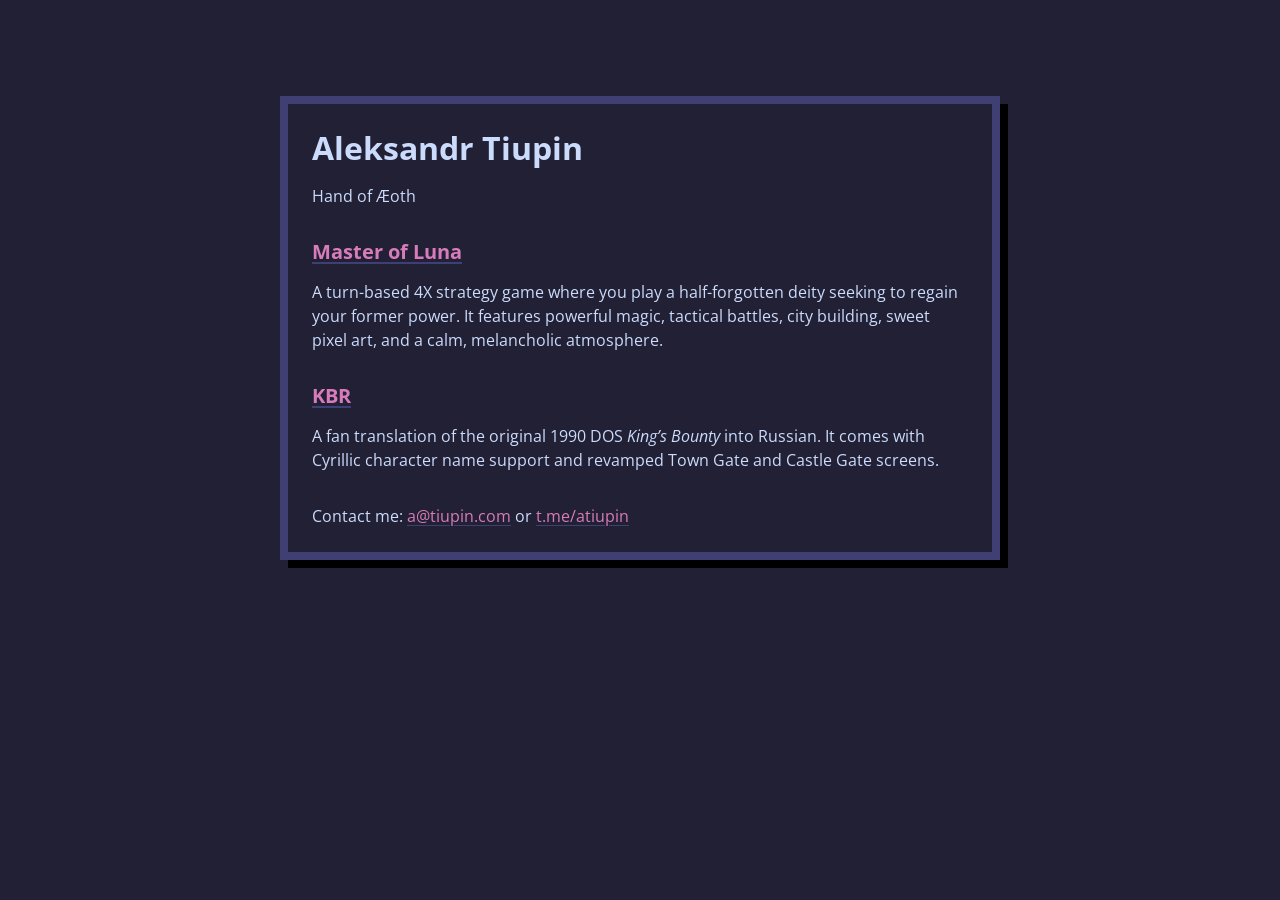
<file: index.html>
<!doctype html>
<html lang="en">
  <head>
    <meta charset="utf-8" />
    <meta name="viewport" content="width=device-width, initial-scale=1" />
    <title>Aleksandr Tiupin</title>
    <meta property="og:title" content="Aleksandr Tiupin" />
    <meta property="og:description" content="Hand of Æoth" />
    <link rel="stylesheet" href="/styles.css" />
  </head>
  <body>
    <main>
      <h1>Aleksandr Tiupin</h1>
      <p>Hand of Æoth</p>
      <h3><a href="/master-of-luna/">Master of Luna</a></h3>
      <p>
        A turn-based 4X strategy game where you play a half-forgotten deity
        seeking to regain your former power. It features powerful magic,
        tactical battles, city building, sweet pixel art, and a calm,
        melancholic atmosphere.
      </p>
      <h3>
        <a href="https://github.com/atiupin/kbr" target="_blank" rel="noopener"
          >KBR</a
        >
      </h3>
      <p>
        A fan translation of the original 1990 DOS
        <cite>King’s Bounty</cite> into Russian. It comes with Cyrillic
        character name support and revamped Town Gate and Castle Gate screens.
      </p>
      <footer>
        Contact me: <a href="mailto:a@tiupin.com">a@tiupin.com</a> or
        <a href="https://t.me/atiupin" target="_blank" rel="noopener"
          >t.me/atiupin</a
        >
      </footer>
    </main>
    <script
      data-goatcounter="https://atiupin.goatcounter.com/count"
      async
      src="//gc.zgo.at/count.js"
    ></script>
  </body>
</html>
</file>
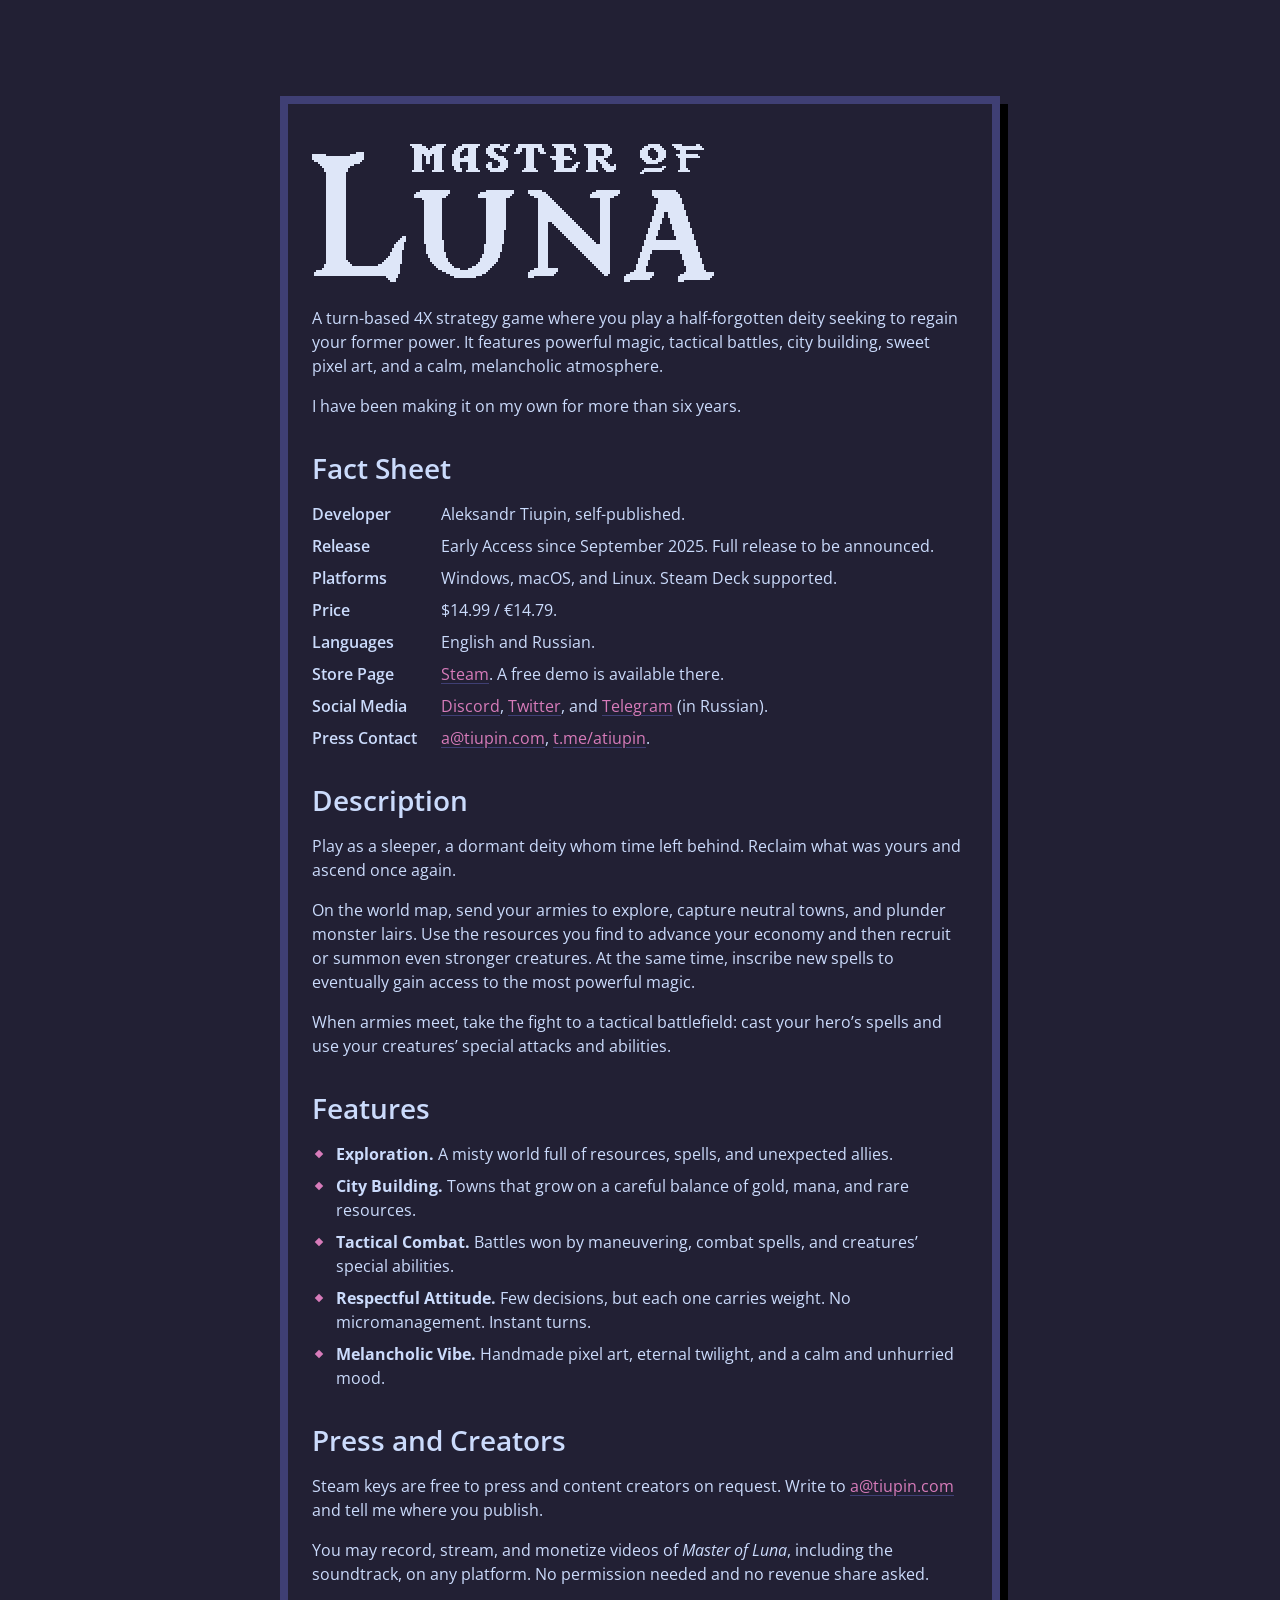
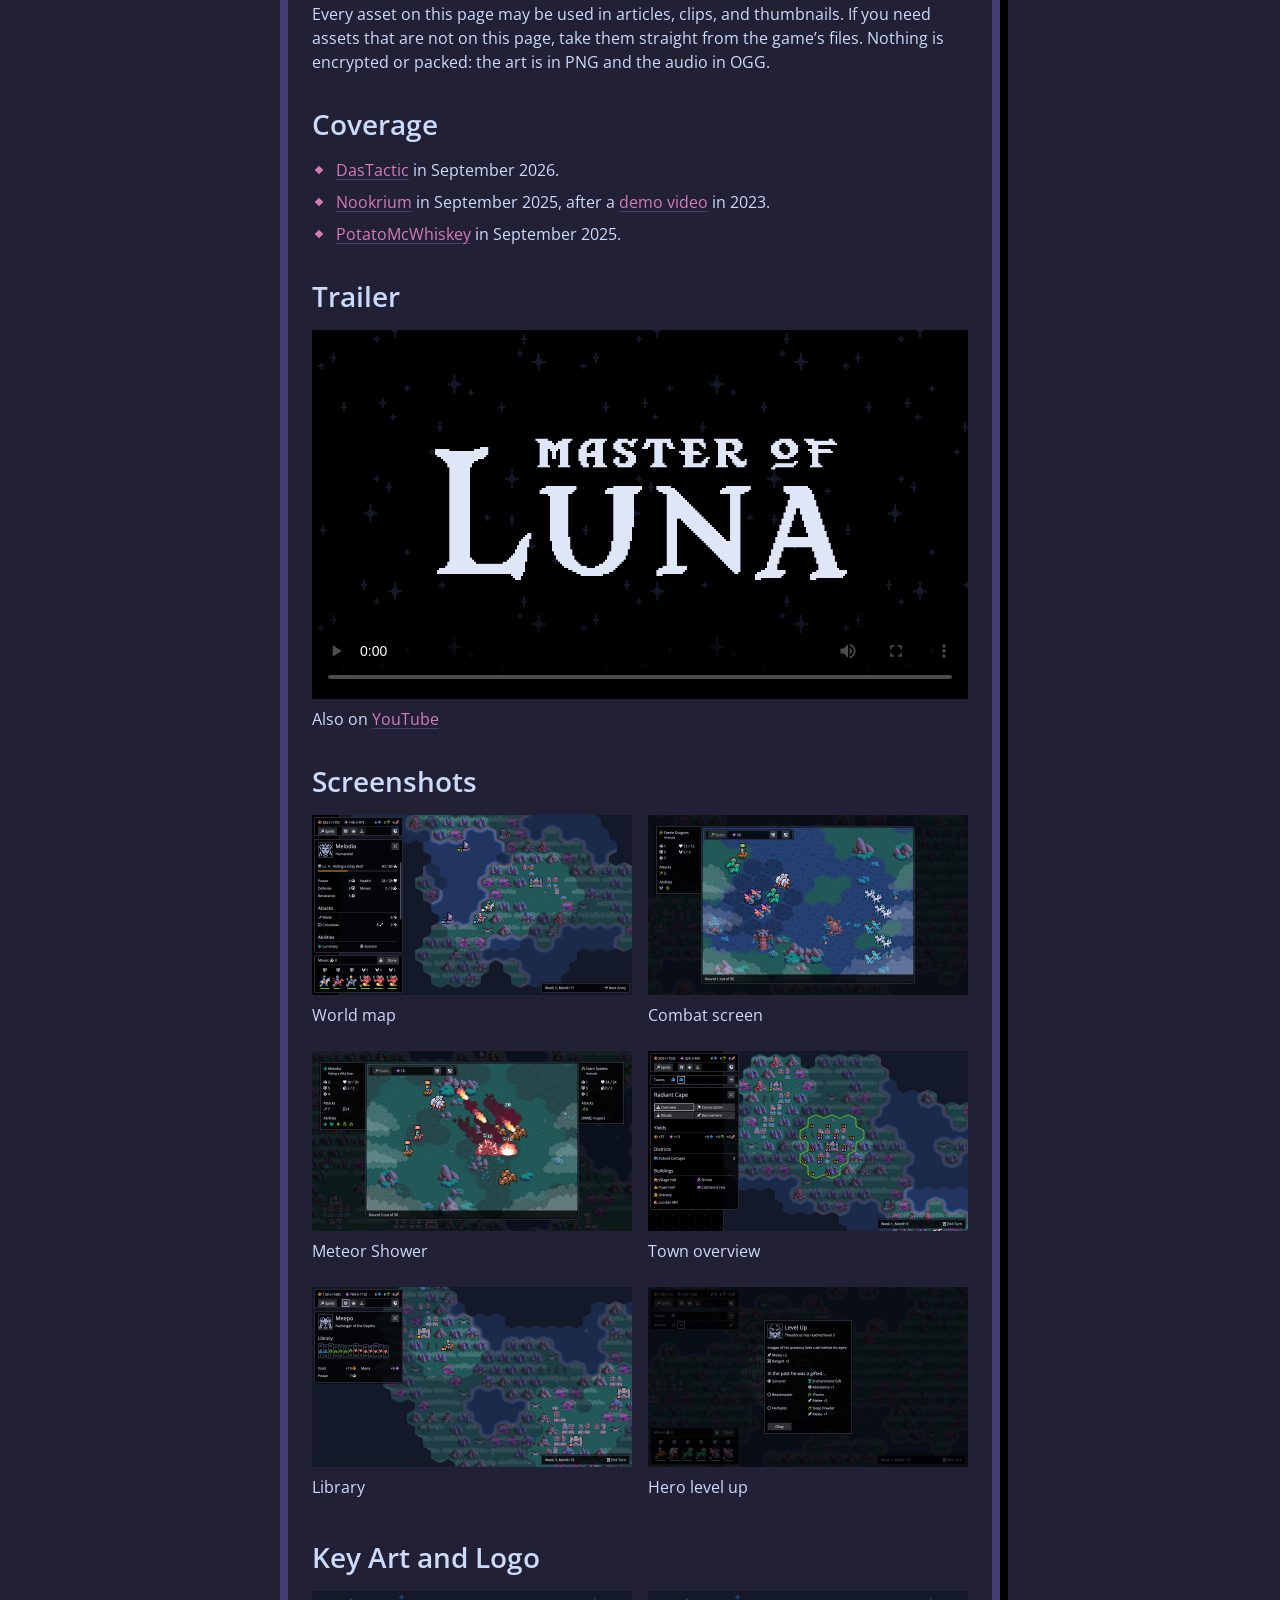
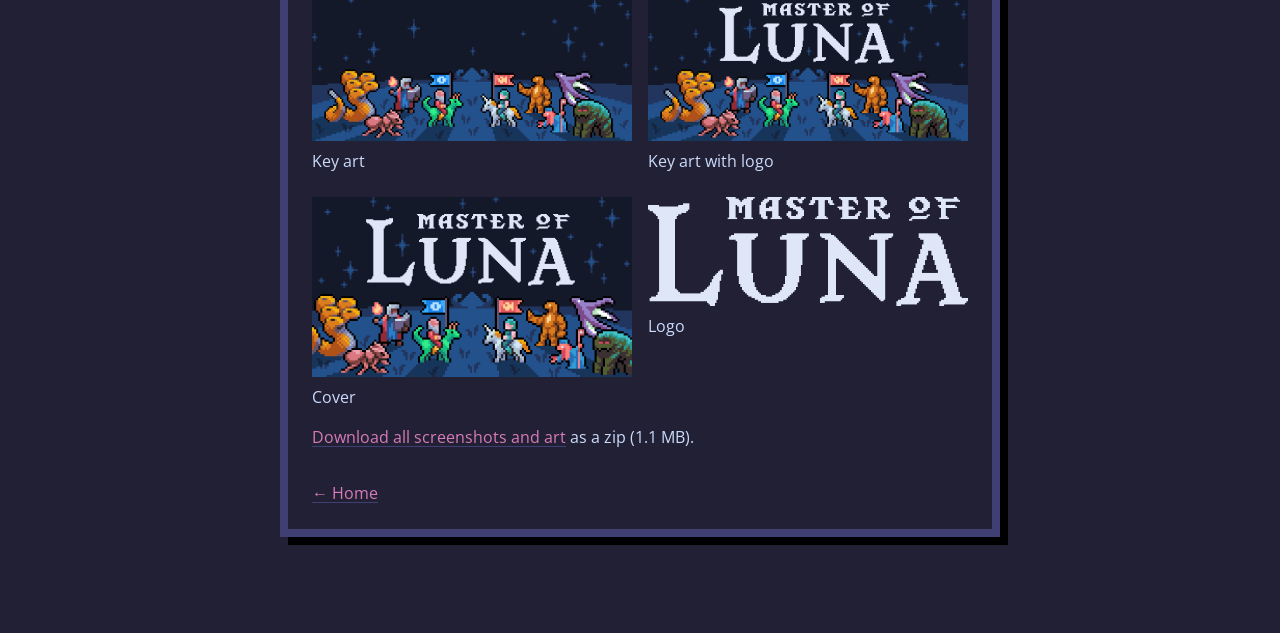
<file: master-of-luna/index.html>
<!doctype html>
<html lang="en">
  <head>
    <meta charset="utf-8" />
    <meta name="viewport" content="width=device-width, initial-scale=1" />
    <title>Master of Luna</title>
    <meta property="og:title" content="Master of Luna" />
    <meta
      property="og:description"
      content="A turn-based 4X strategy game where you play a half-forgotten deity seeking to regain your former power."
    />
    <meta
      property="og:image"
      content="https://atiupin.github.io/master-of-luna/assets/art-cover.png"
    />
    <meta name="twitter:card" content="summary_large_image" />
    <link rel="stylesheet" href="/styles.css" />
    <style>
      .logo {
        width: 402px;
        max-width: 100%;
        aspect-ratio: 201 / 69;
        image-rendering: pixelated;
        margin: 16px 0 24px;
      }

      .trailer video {
        display: block;
        width: 100%;
        height: auto;
        aspect-ratio: 16 / 9;
      }

      .media {
        display: grid;
        grid-template-columns: repeat(2, 1fr);
        gap: 16px;
        margin-bottom: 8px;
      }

      @media (max-width: 480px) {
        .media {
          grid-template-columns: 1fr;
        }
      }
    </style>
  </head>
  <body>
    <main>
      <img class="logo" src="assets/logo.png" alt="Master of Luna" />
      <p>
        A turn-based 4X strategy game where you play a half-forgotten deity
        seeking to regain your former power. It features powerful magic,
        tactical battles, city building, sweet pixel art, and a calm,
        melancholic atmosphere.
      </p>
      <p>I have been making it on my own for more than six years.</p>

      <h2>Fact Sheet</h2>
      <dl>
        <dt>Developer</dt>
        <dd>Aleksandr Tiupin, self-published.</dd>
        <dt>Release</dt>
        <dd>
          Early Access since September 2025. Full release to be announced.
        </dd>
        <dt>Platforms</dt>
        <dd>Windows, macOS, and Linux. Steam Deck supported.</dd>
        <dt>Price</dt>
        <dd>$14.99 / &euro;14.79.</dd>
        <dt>Languages</dt>
        <dd>English and Russian.</dd>
        <dt>Store Page</dt>
        <dd>
          <a
            href="https://store.steampowered.com/app/2393510/Master_of_Luna/"
            target="_blank"
            rel="noopener"
            >Steam</a
          >. A free demo is available there.
        </dd>
        <dt>Social Media</dt>
        <dd>
          <a href="https://discord.gg/bHgZ788v7g" target="_blank" rel="noopener"
            >Discord</a
          >,
          <a href="https://x.com/atiupin" target="_blank" rel="noopener"
            >Twitter</a
          >, and
          <a href="https://t.me/luna_game" target="_blank" rel="noopener"
            >Telegram</a
          >
          (in Russian).
        </dd>
        <dt>Press Contact</dt>
        <dd>
          <a href="mailto:a@tiupin.com">a@tiupin.com</a>,
          <a href="https://t.me/atiupin" target="_blank" rel="noopener"
            >t.me/atiupin</a
          >.
        </dd>
      </dl>

      <h2>Description</h2>
      <p>
        Play as a sleeper, a dormant deity whom time left behind. Reclaim what
        was yours and ascend once again.
      </p>
      <p>
        On the world map, send your armies to explore, capture neutral towns,
        and plunder monster lairs. Use the resources you find to advance your
        economy and then recruit or summon even stronger creatures. At the same
        time, inscribe new spells to eventually gain access to the most powerful
        magic.
      </p>
      <p>
        When armies meet, take the fight to a tactical battlefield: cast your
        hero’s spells and use your creatures’ special attacks and abilities.
      </p>

      <h2>Features</h2>
      <ul>
        <li>
          <strong>Exploration.</strong> A misty world full of resources, spells,
          and unexpected allies.
        </li>
        <li>
          <strong>City Building.</strong> Towns that grow on a careful balance
          of gold, mana, and rare resources.
        </li>
        <li>
          <strong>Tactical Combat.</strong> Battles won by maneuvering, combat
          spells, and creatures’ special abilities.
        </li>
        <li>
          <strong>Respectful Attitude.</strong> Few decisions, but each one
          carries weight. No micromanagement. Instant turns.
        </li>
        <li>
          <strong>Melancholic Vibe.</strong> Handmade pixel art, eternal
          twilight, and a calm and unhurried mood.
        </li>
      </ul>

      <h2>Press and Creators</h2>
      <p>
        Steam keys are free to press and content creators on request. Write to
        <a href="mailto:a@tiupin.com">a@tiupin.com</a> and tell me where you
        publish.
      </p>
      <p>
        You may record, stream, and monetize videos of
        <cite>Master of Luna</cite>, including the soundtrack, on any platform.
        No permission needed and no revenue share asked.
      </p>
      <p>
        Every asset on this page may be used in articles, clips, and thumbnails.
        If you need assets that are not on this page, take them straight from
        the game’s files. Nothing is encrypted or packed: the art is in PNG and
        the audio in OGG.
      </p>

      <h2>Coverage</h2>
      <ul>
        <li>
          <a
            href="https://www.youtube.com/watch?v=QxPuBGCHHG8"
            target="_blank"
            rel="noopener"
            >DasTactic</a
          >
          in September 2026.
        </li>
        <li>
          <a
            href="https://www.youtube.com/watch?v=ERLG_mCTRFM"
            target="_blank"
            rel="noopener"
            >Nookrium</a
          >
          in September 2025, after a
          <a
            href="https://www.youtube.com/watch?v=27mL41pi74E"
            target="_blank"
            rel="noopener"
            >demo video</a
          >
          in 2023.
        </li>
        <li>
          <a
            href="https://www.youtube.com/watch?v=2WxLop9eQps"
            target="_blank"
            rel="noopener"
            >PotatoMcWhiskey</a
          >
          in September 2025.
        </li>
      </ul>

      <h2>Trailer</h2>
      <figure class="trailer">
        <video
          controls
          playsinline
          preload="metadata"
          poster="assets/trailer-cover.png"
          width="1920"
          height="1080"
        >
          <source src="assets/trailer.mp4" type="video/mp4" />
        </video>
        <figcaption>
          Also on
          <a
            href="https://www.youtube.com/watch?v=AoRGhywssN0"
            target="_blank"
            rel="noopener"
            >YouTube</a
          >
        </figcaption>
      </figure>

      <h2>Screenshots</h2>
      <div class="media">
        <figure>
          <a href="assets/screenshot-world.png"
            ><img
              src="assets/screenshot-world.png"
              width="2560"
              height="1440"
              loading="lazy"
              alt="World map"
          /></a>
          <figcaption>World map</figcaption>
        </figure>
        <figure>
          <a href="assets/screenshot-combat.png"
            ><img
              src="assets/screenshot-combat.png"
              width="2560"
              height="1440"
              loading="lazy"
              alt="Combat screen"
          /></a>
          <figcaption>Combat screen</figcaption>
        </figure>
        <figure>
          <a href="assets/screenshot-meteor.png"
            ><img
              src="assets/screenshot-meteor.png"
              width="2560"
              height="1440"
              loading="lazy"
              alt="Meteor Shower"
          /></a>
          <figcaption>Meteor Shower</figcaption>
        </figure>
        <figure>
          <a href="assets/screenshot-town.png"
            ><img
              src="assets/screenshot-town.png"
              width="2560"
              height="1440"
              loading="lazy"
              alt="Town overview"
          /></a>
          <figcaption>Town overview</figcaption>
        </figure>
        <figure>
          <a href="assets/screenshot-sleeper.png"
            ><img
              src="assets/screenshot-sleeper.png"
              width="2560"
              height="1440"
              loading="lazy"
              alt="Library"
          /></a>
          <figcaption>Library</figcaption>
        </figure>
        <figure>
          <a href="assets/screenshot-levelup.png"
            ><img
              src="assets/screenshot-levelup.png"
              width="2560"
              height="1440"
              loading="lazy"
              alt="Hero level up"
          /></a>
          <figcaption>Hero level up</figcaption>
        </figure>
      </div>

      <h2>Key Art and Logo</h2>
      <div class="media">
        <figure>
          <a href="assets/art-full.png"
            ><img
              src="assets/art-full.png"
              width="1840"
              height="860"
              loading="lazy"
              alt="Key art"
          /></a>
          <figcaption>Key art</figcaption>
        </figure>
        <figure>
          <a href="assets/art-full-with-logo.png"
            ><img
              src="assets/art-full-with-logo.png"
              width="1840"
              height="860"
              loading="lazy"
              alt="Key art with logo"
          /></a>
          <figcaption>Key art with logo</figcaption>
        </figure>
        <figure>
          <a href="assets/art-cover.png"
            ><img
              src="assets/art-cover.png"
              width="1280"
              height="720"
              loading="lazy"
              alt="Cover"
          /></a>
          <figcaption>Cover</figcaption>
        </figure>
        <figure>
          <a href="assets/art-logo.png"
            ><img
              src="assets/art-logo.png"
              width="804"
              height="276"
              loading="lazy"
              alt="Logo"
          /></a>
          <figcaption>Logo</figcaption>
        </figure>
      </div>

      <p>
        <a href="assets/master-of-luna-press-kit.zip" download
          >Download all screenshots and art</a
        >
        as a zip (1.1&nbsp;MB).
      </p>

      <footer><a href="/">&larr; Home</a></footer>
    </main>
    <script
      data-goatcounter="https://atiupin.goatcounter.com/count"
      async
      src="//gc.zgo.at/count.js"
    ></script>
  </body>
</html>
</file>
<file: styles.css>
@import url("https://fonts.googleapis.com/css2?family=Open+Sans:ital,wght@0,300..800;1,300..800&display=swap");

/* DawnBringer 32 palette */
:root {
  --db-black: #000000;
  --db-ink: #222034;
  --db-wine: #45283c;
  --db-cocoa: #663931;
  --db-brown: #8f563b;
  --db-orange: #df7126;
  --db-tan: #d9a066;
  --db-cream: #eec39a;
  --db-yellow: #fbf236;
  --db-lime: #99e550;
  --db-green: #6abe30;
  --db-jade: #37946e;
  --db-moss: #4b692f;
  --db-umber: #524b24;
  --db-charcoal: #323c39;
  --db-indigo: #3f3f74;
  --db-steel: #306082;
  --db-blue: #5b6ee1;
  --db-azure: #639bff;
  --db-cyan: #5fcde4;
  --db-ice: #cbdbfc;
  --db-white: #ffffff;
  --db-silver: #9badb7;
  --db-gray: #847e87;
  --db-slate: #696a6a;
  --db-ash: #595652;
  --db-purple: #76428a;
  --db-red: #ac3232;
  --db-rose: #d95763;
  --db-pink: #d77bba;
  --db-olive: #8f974a;
  --db-bronze: #8a6f30;
}

:root {
  color-scheme: dark;

  --bg: var(--db-ink);
  --fg: var(--db-ice);
  --border: var(--db-indigo);
  --accent: var(--db-pink);

  --section-gap: 16px;
}

* {
  padding: 0;
  margin: 0;
  box-sizing: border-box;
}

body {
  background: var(--bg);
  color: var(--fg);
  font-family: "Open Sans", sans-serif;
  font-size: 16px;
  line-height: 24px;
  display: flex;
  justify-content: center;
}

main {
  flex: 1;
  border: 8px solid var(--border);
  box-shadow: 8px 8px var(--db-black);
  padding: 24px;
  max-width: 720px;
  margin: 96px 8px;
}

@media (max-width: 736px) {
  main {
    margin: 8px;
  }
}

h1 {
  margin-bottom: var(--section-gap);
  font-size: 32px;
  line-height: 40px;
}

h2 {
  margin-bottom: var(--section-gap);
  font-size: 28px;
  line-height: 36px;
  font-weight: 600;
}

h3 {
  margin-bottom: var(--section-gap);
  font-size: 20px;
  line-height: 24px;
}

p {
  margin-bottom: var(--section-gap);
}

a {
  color: var(--accent);
  text-decoration-color: var(--border);
  text-underline-offset: 3px;
}

a:hover {
  text-decoration-color: currentColor;
}

ul {
  list-style: none;
  margin-bottom: var(--section-gap);
}

li {
  position: relative;
  padding-left: 24px;
}

li + li {
  margin-top: 8px;
}

li::before {
  content: "";
  position: absolute;
  left: 4px;
  top: 9px;
  width: 6px;
  height: 6px;
  background: var(--accent);
  transform: rotate(45deg);
}

dl {
  display: grid;
  grid-template-columns: auto 1fr;
  gap: 8px 24px;
  margin-bottom: var(--section-gap);
}

dt {
  font-weight: 600;
}

@media (max-width: 480px) {
  dl {
    display: block;
  }

  dd {
    margin-bottom: 8px;
  }
}

img {
  display: block;
  width: 100%;
  height: auto;
}

figure {
  margin-bottom: 8px;
}

figcaption {
  margin-top: 8px;
}

* + h1,
* + h2,
* + h3,
* + footer {
  margin-top: 32px;
}
</file>
